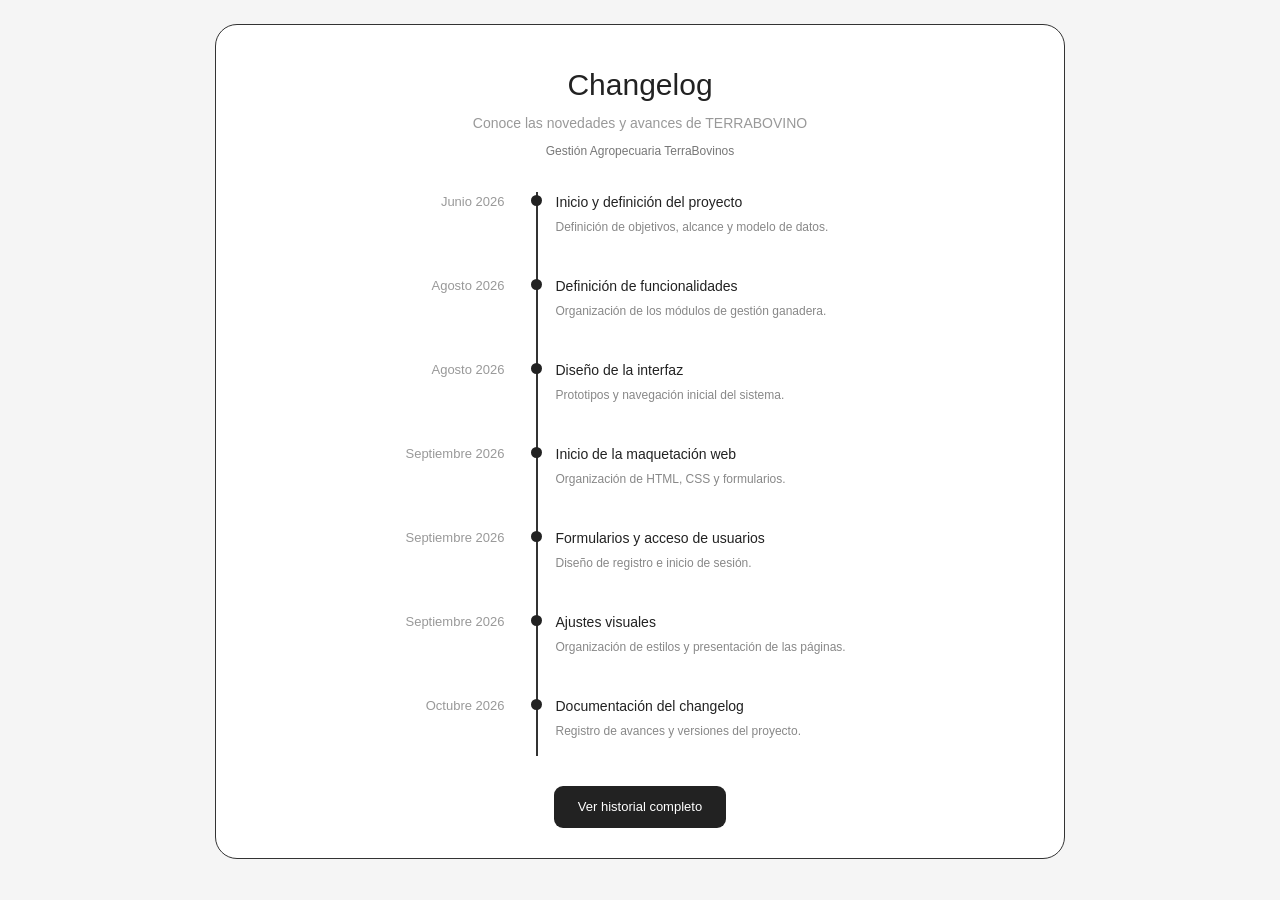
<file: index.html>
<!DOCTYPE html>
<html lang="es">

<head>
    <meta charset="UTF-8">
    <meta name="viewport" content="width=device-width, initial-scale=1.0">

    <title>Changelog | TERRABOVINO</title>

    <link href="https://cdn.jsdelivr.net/npm/bootstrap@5.3.3/dist/css/bootstrap.min.css" rel="stylesheet">
    <link rel="stylesheet" href="style.css">
</head>

<body>

    <main class="contenedor-cambios">

        <header class="encabezado-cambios">
            <h1 class="titulo-principal">Changelog</h1>

            <p class="subtitulo-cambios">
                Conoce las novedades y avances de TERRABOVINO
            </p>

            <p class="nombre-proyecto">
                Gestión Agropecuaria TerraBovinos
            </p>
        </header>

        <section class="linea-tiempo" aria-label="Historial de novedades">

            <article class="elemento-tiempo">
                <time class="fecha-cambio">Junio 2026</time>
                <span class="punto-tiempo"></span>

                <div class="contenido-cambio">
                    <h2 class="titulo-cambio">
                        Inicio y definición del proyecto
                    </h2>
                    <p class="descripcion-cambio">
                        Definición de objetivos, alcance y modelo de datos.
                    </p>
                </div>
            </article>

            <article class="elemento-tiempo">
                <time class="fecha-cambio">Agosto 2026</time>
                <span class="punto-tiempo"></span>

                <div class="contenido-cambio">
                    <h2 class="titulo-cambio">
                        Definición de funcionalidades
                    </h2>
                    <p class="descripcion-cambio">
                        Organización de los módulos de gestión ganadera.
                    </p>
                </div>
            </article>

            <article class="elemento-tiempo">
                <time class="fecha-cambio">Agosto 2026</time>
                <span class="punto-tiempo"></span>

                <div class="contenido-cambio">
                    <h2 class="titulo-cambio">
                        Diseño de la interfaz
                    </h2>
                    <p class="descripcion-cambio">
                        Prototipos y navegación inicial del sistema.
                    </p>
                </div>
            </article>

            <article class="elemento-tiempo">
                <time class="fecha-cambio">Septiembre 2026</time>
                <span class="punto-tiempo"></span>

                <div class="contenido-cambio">
                    <h2 class="titulo-cambio">
                        Inicio de la maquetación web
                    </h2>
                    <p class="descripcion-cambio">
                        Organización de HTML, CSS y formularios.
                    </p>
                </div>
            </article>

            <article class="elemento-tiempo">
                <time class="fecha-cambio">Septiembre 2026</time>
                <span class="punto-tiempo"></span>

                <div class="contenido-cambio">
                    <h2 class="titulo-cambio">
                        Formularios y acceso de usuarios
                    </h2>
                    <p class="descripcion-cambio">
                        Diseño de registro e inicio de sesión.
                    </p>
                </div>
            </article>

            <article class="elemento-tiempo">
                <time class="fecha-cambio">Septiembre 2026</time>
                <span class="punto-tiempo"></span>

                <div class="contenido-cambio">
                    <h2 class="titulo-cambio">
                        Ajustes visuales
                    </h2>
                    <p class="descripcion-cambio">
                        Organización de estilos y presentación de las páginas.
                    </p>
                </div>
            </article>

            <article class="elemento-tiempo">
                <time class="fecha-cambio">Octubre 2026</time>
                <span class="punto-tiempo"></span>

                <div class="contenido-cambio">
                    <h2 class="titulo-cambio">
                        Documentación del changelog
                    </h2>
                    <p class="descripcion-cambio">
                        Registro de avances y versiones del proyecto.
                    </p>
                </div>
            </article>

        </section>

        <div class="zona-boton">
            <a href="historial.html" class="boton-historial">
                Ver historial completo
            </a>
        </div>

    </main>

</body>

</html>
</file>
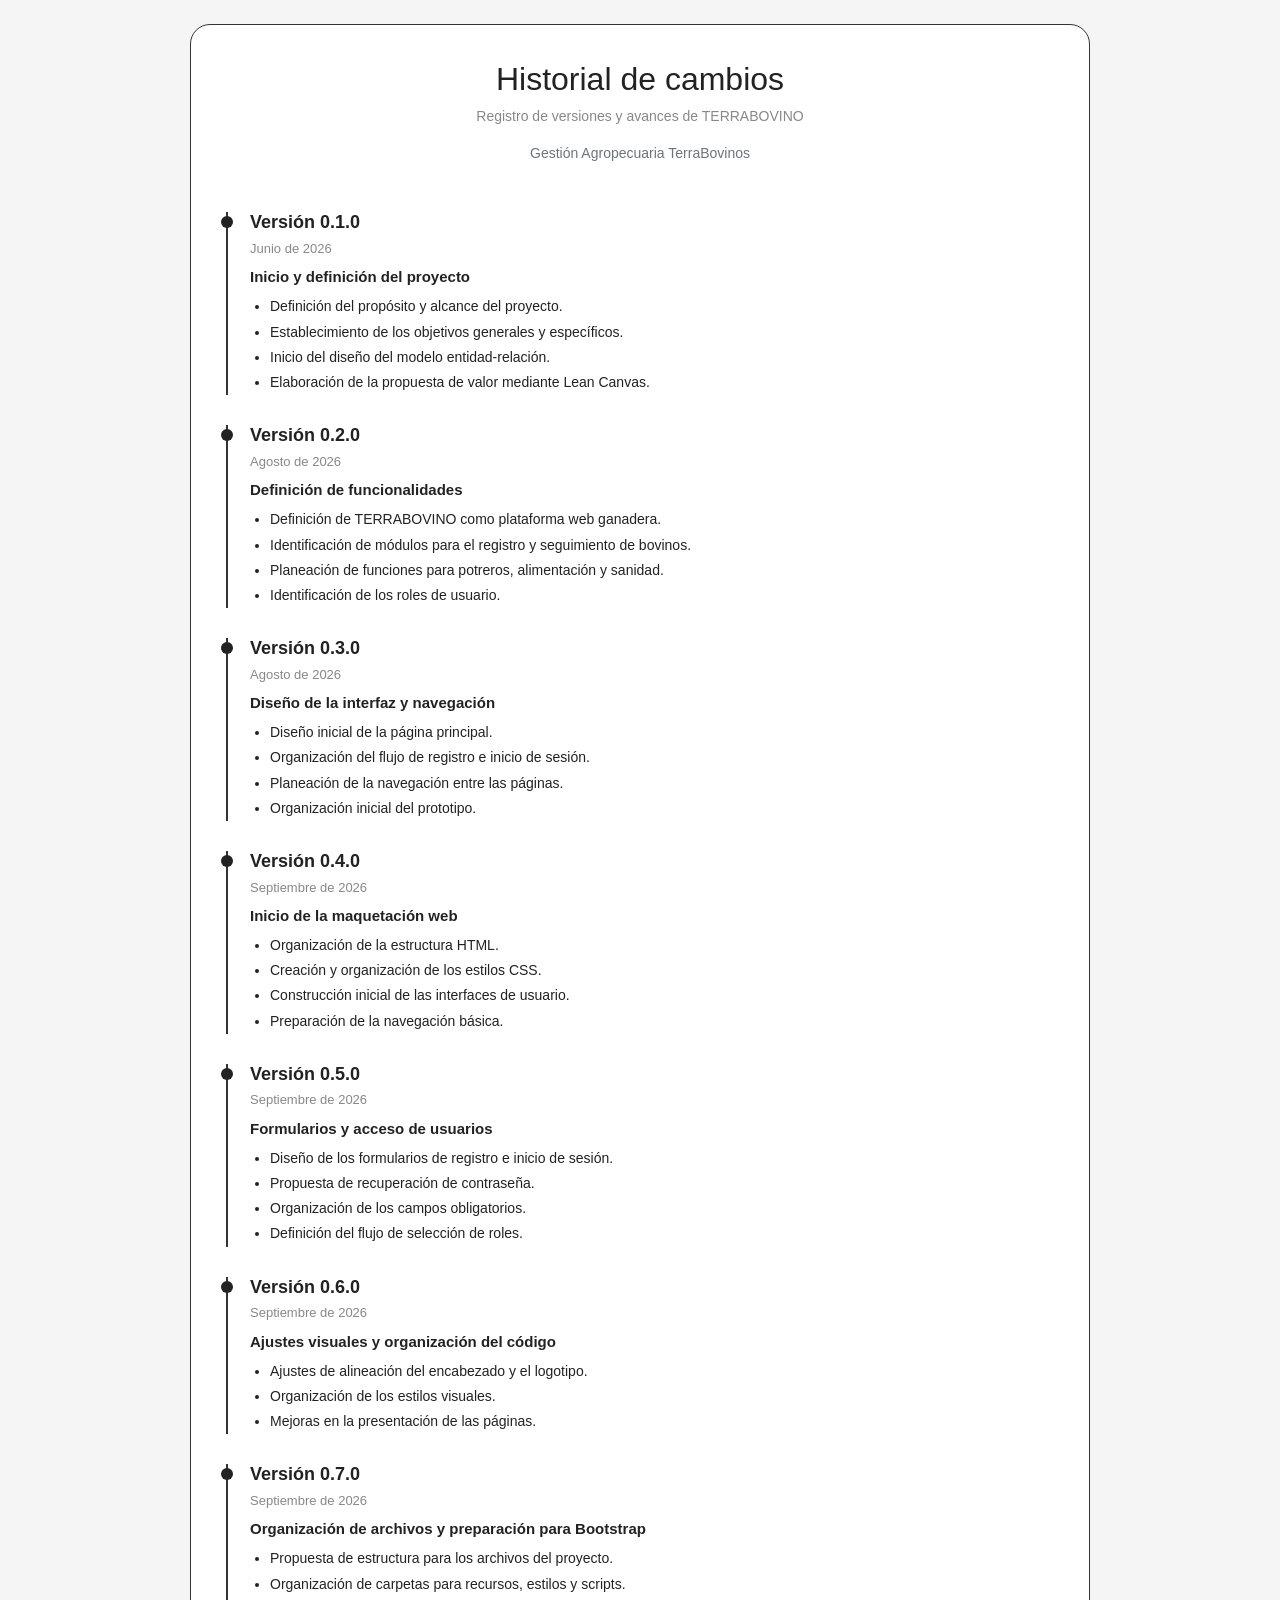
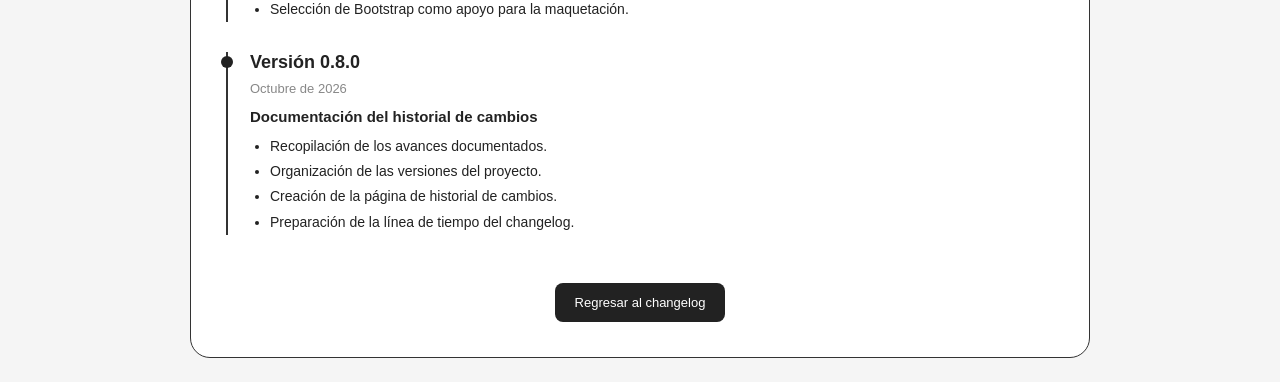
<file: historial.html>
<!DOCTYPE html>
<html lang="es">

<head>
    <meta charset="UTF-8">
    <meta name="viewport" content="width=device-width, initial-scale=1.0">

    <title>Historial de cambios | TERRABOVINO</title>

    <link href="https://cdn.jsdelivr.net/npm/bootstrap@5.3.3/dist/css/bootstrap.min.css" rel="stylesheet">
    <link rel="stylesheet" href="style.css">
</head>

<body>

    <main class="contenedor-historial">

        <header class="text-center mb-5">
            <h1 class="h2">Historial de cambios</h1>

            <p class="subtitulo">
                Registro de versiones y avances de TERRABOVINO
            </p>

            <p class="text-secondary small">
                Gestión Agropecuaria TerraBovinos
            </p>
        </header>

        <section aria-label="Versiones del proyecto">

            <article class="version-cambio">
                <h2 class="numero-version">Versión 0.1.0</h2>
                <p class="fecha-version">Junio de 2026</p>

                <h3 class="titulo-version">
                    Inicio y definición del proyecto
                </h3>

                <ul class="lista-cambios">
                    <li>Definición del propósito y alcance del proyecto.</li>
                    <li>Establecimiento de los objetivos generales y específicos.</li>
                    <li>Inicio del diseño del modelo entidad-relación.</li>
                    <li>Elaboración de la propuesta de valor mediante Lean Canvas.</li>
                </ul>
            </article>

            <article class="version-cambio">
                <h2 class="numero-version">Versión 0.2.0</h2>
                <p class="fecha-version">Agosto de 2026</p>

                <h3 class="titulo-version">
                    Definición de funcionalidades
                </h3>

                <ul class="lista-cambios">
                    <li>Definición de TERRABOVINO como plataforma web ganadera.</li>
                    <li>Identificación de módulos para el registro y seguimiento de bovinos.</li>
                    <li>Planeación de funciones para potreros, alimentación y sanidad.</li>
                    <li>Identificación de los roles de usuario.</li>
                </ul>
            </article>

            <article class="version-cambio">
                <h2 class="numero-version">Versión 0.3.0</h2>
                <p class="fecha-version">Agosto de 2026</p>

                <h3 class="titulo-version">
                    Diseño de la interfaz y navegación
                </h3>

                <ul class="lista-cambios">
                    <li>Diseño inicial de la página principal.</li>
                    <li>Organización del flujo de registro e inicio de sesión.</li>
                    <li>Planeación de la navegación entre las páginas.</li>
                    <li>Organización inicial del prototipo.</li>
                </ul>
            </article>

            <article class="version-cambio">
                <h2 class="numero-version">Versión 0.4.0</h2>
                <p class="fecha-version">Septiembre de 2026</p>

                <h3 class="titulo-version">
                    Inicio de la maquetación web
                </h3>

                <ul class="lista-cambios">
                    <li>Organización de la estructura HTML.</li>
                    <li>Creación y organización de los estilos CSS.</li>
                    <li>Construcción inicial de las interfaces de usuario.</li>
                    <li>Preparación de la navegación básica.</li>
                </ul>
            </article>

            <article class="version-cambio">
                <h2 class="numero-version">Versión 0.5.0</h2>
                <p class="fecha-version">Septiembre de 2026</p>

                <h3 class="titulo-version">
                    Formularios y acceso de usuarios
                </h3>

                <ul class="lista-cambios">
                    <li>Diseño de los formularios de registro e inicio de sesión.</li>
                    <li>Propuesta de recuperación de contraseña.</li>
                    <li>Organización de los campos obligatorios.</li>
                    <li>Definición del flujo de selección de roles.</li>
                </ul>
            </article>

            <article class="version-cambio">
                <h2 class="numero-version">Versión 0.6.0</h2>
                <p class="fecha-version">Septiembre de 2026</p>

                <h3 class="titulo-version">
                    Ajustes visuales y organización del código
                </h3>

                <ul class="lista-cambios">
                    <li>Ajustes de alineación del encabezado y el logotipo.</li>
                    <li>Organización de los estilos visuales.</li>
                    <li>Mejoras en la presentación de las páginas.</li>
                </ul>
            </article>

            <article class="version-cambio">
                <h2 class="numero-version">Versión 0.7.0</h2>
                <p class="fecha-version">Septiembre de 2026</p>

                <h3 class="titulo-version">
                    Organización de archivos y preparación para Bootstrap
                </h3>

                <ul class="lista-cambios">
                    <li>Propuesta de estructura para los archivos del proyecto.</li>
                    <li>Organización de carpetas para recursos, estilos y scripts.</li>
                    <li>Selección de Bootstrap como apoyo para la maquetación.</li>
                </ul>
            </article>

            <article class="version-cambio">
                <h2 class="numero-version">Versión 0.8.0</h2>
                <p class="fecha-version">Octubre de 2026</p>

                <h3 class="titulo-version">
                    Documentación del historial de cambios
                </h3>

                <ul class="lista-cambios">
                    <li>Recopilación de los avances documentados.</li>
                    <li>Organización de las versiones del proyecto.</li>
                    <li>Creación de la página de historial de cambios.</li>
                    <li>Preparación de la línea de tiempo del changelog.</li>
                </ul>
            </article>

        </section>

        <footer class="text-center mt-5">
            <a href="index.html" class="boton-regresar">
                Regresar al changelog
            </a>
        </footer>

    </main>

</body>

</html>
</file>
<file: style.css>
/*Changelog*/
body {
    background-color: #f5f5f5;
    font-family: Arial, sans-serif;
    color: #222;
    padding: 24px 12px;
}

.contenedor-cambios {
    max-width: 850px;
    margin: 0 auto;
    background-color: #fff;
    border: 1px solid #333;
    border-radius: 22px;
    padding: 42px 32px 30px;
}

.encabezado-cambios {
    text-align: center;
    margin-bottom: 30px;
}

.titulo-principal {
    font-size: 30px;
    font-weight: 500;
    margin-bottom: 10px;
}

.subtitulo-cambios {
    color: #999;
    font-size: 14px;
    margin-bottom: 8px;
}

.nombre-proyecto {
    color: #777;
    font-size: 12px;
}

.linea-tiempo {
    max-width: 650px;
    margin: 32px auto 24px;
    position: relative;
}

.linea-tiempo::before {
    content: "";
    position: absolute;
    left: 34%;
    top: 0;
    bottom: 0;
    width: 2px;
    background-color: #333;
}

.elemento-tiempo {
    display: grid;
    grid-template-columns: 31% 6% 63%;
    align-items: start;
    position: relative;
    margin-bottom: 24px;
}

.fecha-cambio {
    text-align: right;
    padding-right: 12px;
    color: #999;
    font-size: 13px;
}

.punto-tiempo {
    width: 11px;
    height: 11px;
    background-color: #222;
    border-radius: 50%;
    margin: 3px auto 0;
    z-index: 1;
}

.contenido-cambio {
    padding-left: 0;
}

.titulo-cambio {
    font-size: 14px;
    font-weight: 400;
    line-height: 1.5;
    margin: 0;
}

.descripcion-cambio {
    color: #888;
    font-size: 12px;
    margin-top: 5px;
}

.zona-boton {
    text-align: center;
    margin-top: 30px;
}

.boton-historial {
    display: inline-block;
    background-color: #222;
    color: #fff;
    text-decoration: none;
    border: none;
    border-radius: 9px;
    padding: 11px 24px;
    font-size: 13px;
    transition: background-color 0.2s;
}

.boton-historial:hover {
    background-color: #444;
    color: #fff;
}

@media (max-width: 576px) {
    .contenedor-cambios {
        padding: 30px 16px;
    }

    .titulo-principal {
        font-size: 26px;
    }

    .linea-tiempo::before {
        left: 7px;
    }

    .elemento-tiempo {
        grid-template-columns: 16px 1fr;
        gap: 12px;
        margin-bottom: 25px;
    }

    .fecha-cambio {
        grid-column: 2;
        grid-row: 1;
        text-align: left;
        padding: 0;
        margin-bottom: 5px;
    }

    .punto-tiempo {
        grid-column: 1;
        grid-row: 1 / span 2;
        margin-top: 3px;
    }

    .contenido-cambio {
        grid-column: 2;
        grid-row: 2;
    }
}

/*historial*/

body {
    background-color: #f5f5f5;
    font-family: Arial, sans-serif;
    color: #222;
    padding: 24px 12px;
}

.contenedor-historial {
    max-width: 900px;
    margin: 0 auto;
    padding: 35px;
    background-color: white;
    border: 1px solid #333;
    border-radius: 20px;
}

.subtitulo {
    color: #888;
    font-size: 14px;
}

.version-cambio {
    border-left: 2px solid #333;
    padding-left: 22px;
    margin: 30px 0;
    position: relative;
}

.version-cambio::before {
    content: "";
    position: absolute;
    left: -7px;
    top: 4px;
    width: 12px;
    height: 12px;
    background-color: #222;
    border-radius: 50%;
}

.numero-version {
    font-size: 18px;
    font-weight: bold;
    margin-bottom: 5px;
}

.fecha-version {
    color: #888;
    font-size: 13px;
    margin-bottom: 10px;
}

.titulo-version {
    font-size: 15px;
    font-weight: bold;
}

.lista-cambios {
    padding-left: 20px;
    line-height: 1.8;
    font-size: 14px;
}

.boton-regresar {
    display: inline-block;
    background-color: #222;
    color: white;
    text-decoration: none;
    padding: 10px 20px;
    border-radius: 8px;
    font-size: 13px;
}

.boton-regresar:hover {
    background-color: #444;
    color: white;
}

@media (max-width: 576px) {
    .contenedor-historial {
        padding: 22px 18px;
    }
}
</file>
